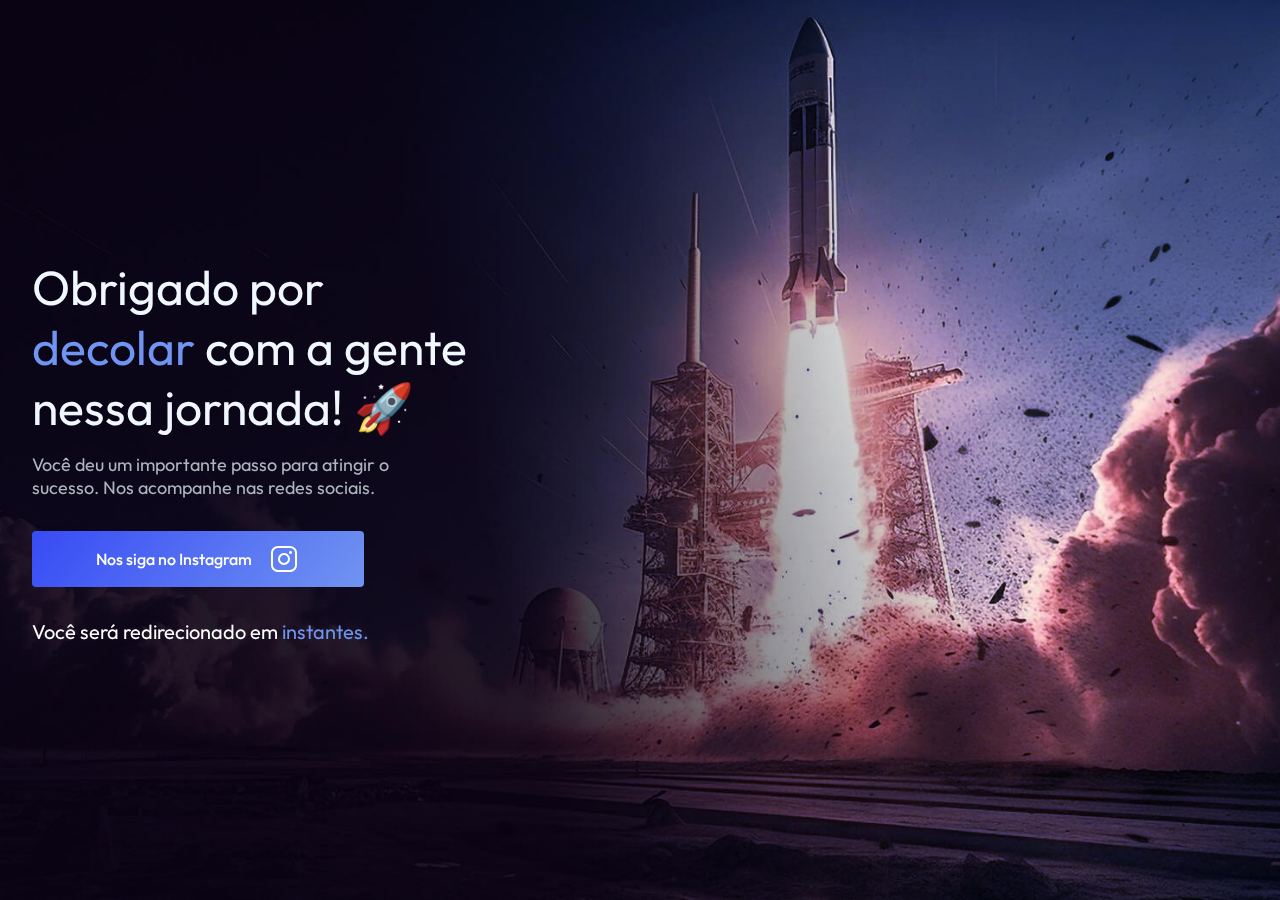
<file: thank-you.html>
<!DOCTYPE html>
<html lang="pt-BR">

<head>
  <meta charset="UTF-8">
  <meta name="viewport" content="width=device-width, initial-scale=1.0">
  <meta http-equiv="refresh" content="10; URL='https://www.instagram.com/nexus.brand/'" />
  <!-- Google Tag Manager -->
  <script defer>(function (w, d, s, l, i) {
      w[l] = w[l] || []; w[l].push({
        'gtm.start':
          new Date().getTime(), event: 'gtm.js'
      }); var f = d.getElementsByTagName(s)[0],
        j = d.createElement(s), dl = l != 'dataLayer' ? '&l=' + l : ''; j.async = true; j.src =
          'https://www.googletagmanager.com/gtm.js?id=' + i + dl; f.parentNode.insertBefore(j, f);
    })(window, document, 'script', 'dataLayer', 'GTM-N8D9GMT');</script>
  <!-- End Google Tag Manager -->
  <!--:::::::::: Primary Meta Tags ::::::::::-->
  <meta name="title" content="Obrigado por decolar com a gente nessa jornada!" />
  <meta name="description"
    content="Você deu um importante passo para atingir o sucesso. Nos acompanhe nas redes sociais." />
  <!--:::::::::: Open Graph / Facebook ::::::::::-->
  <meta property="og:type" content="website" />
  <meta property="og:url" content="https://metatags.io" />
  <meta property="og:title" content="Obrigado por decolar com a gente nessa jornada!" />
  <meta property="og:description"
    content="Você deu um importante passo para atingir o sucesso. Nos acompanhe nas redes sociais." />
  <meta property="og:image" content="https://metatags.io/images/meta-tags.png" />
  <!--:::::::::: Twitter ::::::::::-->
  <meta property="twitter:card" content="summary_large_image" />
  <meta property="twitter:url" content="https://metatags.io" />
  <meta property="twitter:title" content="Obrigado por decolar com a gente nessa jornada!" />
  <meta property="twitter:description"
    content="Você deu um importante passo para atingir o sucesso. Nos acompanhe nas redes sociais." />
  <meta property="twitter:image" content="https://metatags.io/images/meta-tags.png" />
  <!--:::::::::: TITLE ::::::::::-->
  <title>Obrigado pela preferência | Nexus Brand</title>
  <!--:::::::::: FAVICON ::::::::::-->
  <link rel="shortcut icon" href="./assets/icons/favicon-light.svg" type="image/x-icon">
  <!--:::::::::: STYLE CSS ::::::::::-->
  <link rel="stylesheet" href="./assets/css/style-minify.css">
  <!--:::::::::: ANIMATE CSS ::::::::::-->
  <link href="https://unpkg.com/aos@2.3.1/dist/aos.css" rel="stylesheet">
</head>

<body>

  <main class="obg">
    <div class="content container" data-aos="zoom-out-right">
      <h1>
        Obrigado por <span>decolar</span> com a gente nessa jornada! 🚀
      </h1>
      <p>
        Você deu um importante passo para atingir o sucesso. Nos acompanhe nas redes sociais.
      </p>
      <a class="cta" href="https://www.instagram.com/nexus.brand/">
        <span>Nos siga no Instagram</span>
        <img src="./assets/icons/instagram.svg" alt="Ícone do Instagram">
      </a>
      <span>Você será redirecionado em <span class="counter">instantes.</span></span>
    </div>
  </main>
  <script src="https://unpkg.com/aos@2.3.1/dist/aos.js"></script>
  <script src="./assets/js/script.js"></script>
</body>

</html>
</file>
<file: assets/css/style-minify.css>
@import url(https://fonts.googleapis.com/css2?family=Oxanium:wght@500&display=swap);@import url(https://fonts.googleapis.com/css2?family=Outfit:wght@400;500&display=swap);*{margin:0;padding:0;box-sizing:border-box;font-family:"Outfit",sans-serif}a{text-decoration:none}li{list-style:none}img{display:block}html,body{scroll-behavior:smooth;scroll-padding-top:50%;overflow-x:hidden}body::-webkit-scrollbar,.popup-content::-webkit-scrollbar{width:.6rem}body::-webkit-scrollbar-track,.popup-content::-webkit-scrollbar-track{background:var(--bgTextWhite)}body::-webkit-scrollbar-thumb,.popup-content::-webkit-scrollbar-thumb{background-color:var(--grayLight);border-radius:1rem;-webkit-border-radius:1rem;-moz-border-radius:1rem;-ms-border-radius:1rem;-o-border-radius:1rem}:root{--accentMain:#384bf5;--accentLight:#7094f1;--bgTextDark:#030513;--bgTextMain:#0a0f34;--bgTextLight:#f0f7ff;--bgTextWhite:#fff;--grayMain:#495057;--grayLight:#adb5bd}.container{max-width:1216px;width:100%;margin-left:auto;margin-right:auto}.title .top{display:flex;align-items:center;gap:.5rem}.title .top img{max-width:3rem;width:100%}.title .top span{display:block}.title h2{font-size:2rem;font-weight:500;color:var(--bgTextMain);max-width:28rem}.tag{font-family:"Oxanium",cursive;font-size:.875rem;font-weight:500;text-transform:uppercase;letter-spacing:2px;background-image:linear-gradient(to right,var(--accentMain) 0%,var(--accentLight) 100%);max-width:fit-content;background-clip:text;-webkit-background-clip:text;color:transparent;-webkit-text-fill-color:transparent}.cta{display:flex;align-items:center;gap:1rem;max-width:fit-content;min-height:3.5rem;font-size:1rem;font-weight:500;background:linear-gradient(130deg,var(--accentMain) 0%,var(--accentLight) 100%);color:var(--bgTextWhite);padding:0rem 4rem;border-radius:4px;-webkit-border-radius:4px;-moz-border-radius:4px;-ms-border-radius:4px;-o-border-radius:4px;transition:all 0.2s ease-out;-webkit-transition:all 0.2s ease-out;-moz-transition:all 0.2s ease-out;-ms-transition:all 0.2s ease-out;-o-transition:all 0.2s ease-out}.cta:hover{transform:scale(.95);-webkit-transform:scale(.95);-moz-transform:scale(.95);-ms-transform:scale(.95);-o-transform:scale(.95)}.hero{display:flex;align-items:center;background:url(../imagens/bg-hero.jpg);background-color:var(--bgTextMain);background-position:center top;background-repeat:no-repeat;background-size:cover;background-attachment:fixed;padding:5rem 0;min-height:100vh;height:fit-content}.hero .content .headline{display:flex;flex-direction:column;max-width:30rem}.hero .content .headline img{max-width:6rem;width:100%;margin-bottom:2rem}.hero .content .headline h1{font-size:2.5rem;font-weight:400;color:var(--bgTextWhite);line-height:1.3}.hero .content .headline h1>span{background-image:linear-gradient(to right,var(--accentMain) -40%,var(--accentLight) 80%);background-clip:text;-webkit-background-clip:text;color:transparent;-webkit-text-fill-color:transparent}.hero .content .headline p{font-size:1.125rem;font-weight:400;line-height:1.5;max-width:none;color:var(--grayLight);margin:1rem 0 2rem 0}.hero .content .headline p>span{font-weight:600;background-image:linear-gradient(to right,var(--accentMain) -40%,var(--accentLight) 80%);background-clip:text;-webkit-background-clip:text;color:transparent;-webkit-text-fill-color:transparent}.hero .content .headline .cta span,.hero .content .headline .cta img{display:block}.hero .content .headline .cta img{max-width:1.25rem;margin-top:auto;margin-bottom:auto}.hero .content .arrow-down{margin:2rem auto 0 auto;max-width:1rem}.info{position:relative;padding:2rem 0;background-color:var(--bgTextWhite)}.info::before{content:"";display:block;background:url(../imagens/line-separator.svg);background-position-x:center;height:2px;max-width:1140px;width:100%;position:absolute;top:0;left:50%;transform:translateX(-50%);-webkit-transform:translateX(-50%);-moz-transform:translateX(-50%);-ms-transform:translateX(-50%);-o-transform:translateX(-50%)}.info::after{content:"";display:block;background:url(../imagens/line-separator.svg);background-position-x:center;height:2px;max-width:1140px;width:100%;position:absolute;bottom:0;left:50%;transform:translateX(-50%);-webkit-transform:translateX(-50%);-moz-transform:translateX(-50%);-ms-transform:translateX(-50%);-o-transform:translateX(-50%)}.info ul{display:flex;justify-content:space-evenly;align-items:center;gap:2rem}.info ul li{font-family:"Oxanium",cursive;font-size:.875rem;font-weight:400;text-transform:uppercase;letter-spacing:2px;color:var(--grayMain)}.advantage{padding:7.5rem 0;background:var(--bgTextWhite)}.advantage .card-advantage{display:flex;flex-wrap:wrap;justify-content:space-between;gap:3rem 1rem;margin-top:4rem}.advantage .card-advantage .item{max-width:20.3125rem;padding:2rem;background:linear-gradient(130deg,var(--bgTextMain) 30%,var(--bgTextDark) 100%);border-radius:4px;box-shadow:4px 4px 32px 0 rgba(3,5,19,.5)}.advantage .card-advantage .item img{margin-top:-3.5rem;margin-bottom:1rem;padding:.5rem;background:linear-gradient(130deg,var(--accentMain) 0%,var(--accentLight) 100%);border-radius:4px;-webkit-border-radius:4px;-moz-border-radius:4px;-ms-border-radius:4px;-o-border-radius:4px}.advantage .card-advantage .item h3{font-size:1.125rem;font-weight:500;color:var(--bgTextLight);margin-bottom:.875rem}.advantage .card-advantage .item p{font-size:1rem;font-weight:400;line-height:1.4;color:var(--grayLight)}.portfolio{padding:7.5rem 0;background-color:var(--bgTextLight)}.portfolio .projects{display:flex;flex-wrap:wrap;justify-content:space-between;gap:2rem}.portfolio .projects .item{display:block;background:transparent;text-align:start;height:100%;max-width:28.75rem;width:100%;border:0;outline:none;cursor:pointer;transition:all 0.2s ease-out;-webkit-transition:all 0.2s ease-out;-moz-transition:all 0.2s ease-out;-ms-transition:all 0.2s ease-out;-o-transition:all 0.2s ease-out}.portfolio .projects .item:hover{transform:scale(.98);-webkit-transform:scale(.98);-moz-transform:scale(.98);-ms-transform:scale(.98);-o-transform:scale(.98)}.portfolio .projects .item:nth-child(odd){margin-top:5rem}.portfolio .projects .item img{width:100%;border-radius:4px;-webkit-border-radius:4px;-moz-border-radius:4px;-ms-border-radius:4px;-o-border-radius:4px;box-shadow:2px 4px 1rem #1111113f}.portfolio .projects .item .id-except{display:flex;flex-direction:column;gap:.5rem;margin-top:1rem}.portfolio .projects .item .id-except h3{font-size:1.25rem;font-weight:500;color:var(--bgTextMain)}.portfolio .projects .item .id-except span{display:block;font-size:1rem;font-weight:400;color:var(--grayMain)}.portfolio .cta{margin:4rem auto 0 auto}.popup-wrapper{display:none;justify-content:center;align-items:center;background:rgba(0,0,0,.8);position:fixed;top:0;left:0;right:0;bottom:0;width:100vw;height:100vh;z-index:10}.popup-wrapper .popup{position:relative;height:90%;max-width:1000px;width:90%}.popup-wrapper .popup .popup-close{position:absolute;top:-1rem;right:-5rem;background-color:transparent;border:0;outline:0;padding:1rem;cursor:pointer}.popup-wrapper .popup .popup-close img{width:3rem}.popup-wrapper .popup-content{max-height:100%;width:auto;overflow-y:scroll;border-radius:4px;-webkit-border-radius:4px;-moz-border-radius:4px;-ms-border-radius:4px;-o-border-radius:4px}.popup-wrapper .popup-content img{background-position-y:top;width:100%;height:auto}.services{padding:7.5rem 0;background-color:var(--bgTextWhite)}.services .content{display:flex;margin-top:4rem;gap:2rem}.services .content .leftside{flex:1}.services .content .leftside img{width:100%;max-width:23.875rem}.services .content .rightside{flex:1;display:flex;flex-direction:column;gap:2rem}.services .content .rightside .item{display:flex;align-items:center;gap:1rem;width:100%;background:linear-gradient(130deg,var(--bgTextMain) 0%,var(--bgTextDark) 100%);padding:2rem;border-radius:4px;-webkit-border-radius:4px;-moz-border-radius:4px;-ms-border-radius:4px;-o-border-radius:4px;box-shadow:4px 4px 32px 0 rgba(3,5,19,.5)}.services .content .rightside .item .icon{display:flex;justify-content:center;align-items:center;height:4.5rem;width:4.5rem;margin-left:-4.5rem;aspect-ratio:1/1;background:linear-gradient(130deg,var(--accentMain) 0%,var(--accentLight) 100%);border-radius:4px;-webkit-border-radius:4px;-moz-border-radius:4px;-ms-border-radius:4px;-o-border-radius:4px}.services .content .rightside .item .icon img{height:2.25rem;width:auto}.services .content .rightside .item .description{display:flex;flex-direction:column;gap:1rem}.services .content .rightside .item .description h3{font-size:1.25rem;font-weight:500;color:var(--bgTextLight)}.services .content .rightside .item .description p{font-size:1rem;font-weight:400;line-height:1.4;color:var(--grayLight)}.services .cta{margin:2rem auto 0 auto}.cta-final{position:relative;padding:5rem 0;background:linear-gradient(130deg,var(--bgTextMain) 0%,var(--bgTextDark) 100%)}.cta-final::before{content:"";display:block;background:url(../icons/arrow-down-2.svg);background-repeat:no-repeat;background-position-x:center;height:100%;width:100%;position:absolute;top:-1px;left:50%;transform:translateX(-50%);-webkit-transform:translateX(-50%);-moz-transform:translateX(-50%);-ms-transform:translateX(-50%);-o-transform:translateX(-50%)}.cta-final .title{display:flex;justify-content:center;align-items:center}.cta-final .title h2{font-weight:400;text-align:center;color:var(--bgTextLight);max-width:31.25rem}.cta-final .title h2>span{font-weight:500;background-image:linear-gradient(to right,var(--accentMain) -40%,var(--accentLight) 80%);background-clip:text;-webkit-background-clip:text;color:transparent;-webkit-text-fill-color:transparent}.cta-final p{font-size:1rem;font-weight:400;color:var(--grayLight);line-height:1.4;text-align:center;margin:1rem auto 2rem auto;max-width:29rem}.cta-final .cta{margin:0 auto}.about{padding:7.5rem 0;background-color:var(--bgTextWhite)}.about .container{display:flex;flex-direction:column;gap:2rem}.about .content{display:flex}.about .content .leftside{flex:1;display:flex;justify-content:flex-start;align-items:center}.about .content .leftside img{width:80%}.about .content .rightside{flex:1;display:flex;flex-direction:column;justify-content:center;gap:1rem}.about .content .rightside p{font-size:1rem;font-weight:400;color:var(--grayMain)}.about .content .rightside p>span{font-weight:600;background-image:linear-gradient(to right,var(--accentMain) -40%,var(--accentLight) 80%);background-clip:text;-webkit-background-clip:text;color:transparent;-webkit-text-fill-color:transparent}.about .content .rightside .cta{margin-top:1rem}.faq{padding:7.5rem 0;background-color:var(--bgTextLight)}.faq .container{display:flex}.faq .leftside{flex:1;display:flex;flex-direction:column;gap:2rem}.faq .leftside .img-ask{max-width:24rem;width:100%;margin:auto auto auto 0}.faq .rightside{flex:1;display:flex;flex-direction:column;gap:2rem}.faq .rightside .item{width:100%;background:linear-gradient(130deg,var(--bgTextMain) 0%,var(--bgTextDark) 100%);border-radius:4px;-webkit-border-radius:4px;-moz-border-radius:4px;-ms-border-radius:4px;-o-border-radius:4px;box-shadow:4px 4px 32px 0 rgba(3,5,19,.5)}.faq .rightside .item summary{display:flex;justify-content:space-between;align-items:center;gap:1rem;font-size:1rem;font-weight:500;color:var(--bgTextWhite);padding:1.5rem 2rem;list-style:none;cursor:pointer}.faq .rightside .item summary::-webkit-details-marker{display:none}.faq .rightside .item summary * span{display:block}.faq .rightside .item summary .caret-down{transition:0.2s ease;-webkit-transition:0.2s ease;-moz-transition:0.2s ease;-ms-transition:0.2s ease;-o-transition:0.2s ease}.faq .rightside .item[open] summary .caret-down{transform:rotate(180deg);transition:0.2s ease;-webkit-transition:0.2s ease;-moz-transition:0.2s ease;-ms-transition:0.2s ease;-o-transition:0.2s ease}.faq .rightside .item p{font-size:1rem;font-weight:400;line-height:1.5;color:var(--grayLight);padding:1.5rem 2rem;border-top:1px solid var(--grayLight)}.faq .rightside .item ul{font-size:1rem;font-weight:400;line-height:1.5;color:var(--grayLight);margin-top:-1rem;padding:0 2rem 1.5rem 3rem;border-top:0}.faq .rightside .item ul li{list-style:circle}.footer{padding:2rem 0;background:linear-gradient(130deg,var(--bgTextMain) 0%,var(--bgTextDark) 100%)}.footer .container{display:flex;justify-content:space-between;align-items:center}.footer .copy{display:flex;align-items:center;gap:.5rem}.footer .copy img{max-width:6rem;width:100%}.footer .copy span{display:block;font-size:.875rem;font-weight:400;color:var(--grayLight);margin-top:.5rem}.footer .socials{display:flex;align-items:center;gap:2rem}.footer .socials a{transition:all 0.2s ease-out;-webkit-transition:all 0.2s ease-out;-moz-transition:all 0.2s ease-out;-ms-transition:all 0.2s ease-out;-o-transition:all 0.2s ease-out}.footer .socials a:hover{transform:scale(.9);-webkit-transform:scale(.9);-moz-transform:scale(.9);-ms-transform:scale(.9);-o-transform:scale(.9)}.footer .socials img{max-width:2.25rem;background:transparent;padding:4px;border-radius:4px;-webkit-border-radius:4px;-moz-border-radius:4px;-ms-border-radius:4px;-o-border-radius:4px}.bg-404{display:flex;justify-content:flex-start;align-items:center;min-height:100vh;width:100%;background:url(../imagens/bg-404.jpg) no-repeat center top/cover}.bg-404 .container{padding-left:1.25rem;padding-right:1.25rem}.bg-404 .container .mensage-ops{max-width:22rem}.bg-404 .container .mensage-ops>img{max-width:5rem;margin-bottom:.5rem}.bg-404 .container .mensage-ops h1{font-size:3rem;font-weight:400;color:var(--bgTextWhite);line-height:1.2}.bg-404 .container .mensage-ops h1>span{display:block;color:var(--accentLight)}.bg-404 .container .mensage-ops p{font-size:1rem;font-weight:400;color:var(--grayLight);margin:1rem 0}.bg-404 .container .mensage-ops .cta{min-height:3rem}.obg{display:flex;justify-content:flex-start;align-items:center;min-height:100vh;width:100%;background:url(../imagens/bg-tankyou.jpg) top center/cover}.obg .content{display:flex;flex-direction:column;justify-content:center;align-items:flex-start}.obg .content h1{font-size:3rem;font-weight:400;color:var(--bgTextLight);max-width:28.5rem;margin-bottom:1rem}.obg .content h1>span{color:var(--accentLight)}.obg .content p{font-size:1.125rem;font-weight:400;color:var(--grayLight);max-width:24.375rem;margin-bottom:2rem}.obg .content>span{font-size:1.25rem;font-weight:400;color:var(--bgTextWhite);margin-top:2rem}.obg .content>span>.counter{color:var(--accentLight)}@media (max-width:1200px){.hero,.info,.advantage,.services,.portfolio,.faq,.cta-final,.about,.footer,.obg{padding-inline:1.5rem}.popup-wrapper .popup .popup-close{top:0rem;right:0rem}}@media (max-width:1068px){.advantage .card-advantage{justify-content:center;gap:4rem 2rem}}@media (max-width:1000px){.hero .content .headline h1>span{display:block}.hero .content .headline p{max-width:none}.hero .content .arrow-down{margin-top:1.5rem}.portfolio .projects{flex-direction:column;align-items:center;gap:4rem;margin-top:4rem}.portfolio .projects .item:nth-child(odd){margin-top:0}.portfolio .projects .item .id-except{margin-top:.5rem}}@media (max-width:920px){.hero{align-items:center;background:url(../imagens/bg-hero-mobile.png);background-color:var(--bgTextMain);background-position:center top;background-repeat:no-repeat;background-size:cover;padding-top:30vh;padding-bottom:3rem;height:fit-content}.hero .headline{align-items:center;margin:0 auto;text-align:center}.hero .content .headline>img{margin-left:auto;margin-right:auto}.hero .headline .cta{margin-left:auto;margin-right:auto}.bg-404 .container .mensage-ops h1{font-size:2rem}}@media (max-width:768px){.hero .content .headline img{max-width:5rem}.advantage .card-advantage .item{max-width:none;width:100%}.services .content{flex-direction:column;gap:0}.services .content .leftside{display:flex;justify-content:center;align-items:flex-start}.services .content .rightside{gap:4rem}.services .content .rightside .item{position:relative}.services .content .rightside .item .icon{position:absolute;top:-3rem;left:6.25rem}.faq .container{flex-direction:column}.faq .leftside{gap:1rem}.faq .leftside>img{position:relative;transform:translateX(-49%);left:50%}.about .content{flex-direction:column}.about .content .leftside{justify-content:center}.about .content .leftside img{width:80%}.about .content .rightside .cta{margin-left:auto;margin-right:auto}.footer .container{flex-direction:column-reverse;gap:2rem}.bg-404{background:url(../imagens/bg-404-mobile.jpg) no-repeat center top/cover}.bg-404 .container{display:flex;justify-content:center}.bg-404 .container .mensage-ops{max-width:30rem}.bg-404 .container .mensage-ops .cta{max-width:none;justify-content:center}.obg{background-position-x:left}.obg .content h1{font-size:2rem}.obg .content>span{font-size:1rem}}@media (max-width:600px){.title h2{font-size:1.625rem}.hero .content .headline>img{margin-left:0}.hero .content .headline{max-width:none;text-align:start}.hero .content .headline h1{font-size:2rem;line-height:1.2}.hero .content .headline h1>span{display:inline}.hero .content .headline p{font-size:1rem;line-height:1.3;margin-bottom:1.5rem}.cta,.about .content .rightside .cta{max-width:none;width:100%;justify-content:center}.info ul{flex-direction:column;gap:1rem}.info ul li{display:block;width:70%;text-align:center}.info ul li:nth-child(2)::before{content:"";display:block;width:100%;margin-bottom:1rem;height:2px;background:linear-gradient(90deg,transparent 0%,var(--grayLight) 50%,transparent 100%)}.info ul li:nth-child(2)::after{content:"";display:block;width:100%;margin-top:1rem;height:2px;background:linear-gradient(90deg,transparent 0%,var(--grayLight) 50%,transparent 100%)}.advantage .card-advantage .item img{margin-top:-3.5rem;max-width:2.5rem}.services .content .leftside img,.faq .leftside .img-ask,.about .content .leftside img{max-width:17rem}.services .content .rightside .item .icon{top:-1.3rem;height:2.5rem;width:2.5rem}.services .content .rightside .item .icon img{height:1.4rem}.faq .rightside .item summary{padding-top:1rem;padding-bottom:1rem}.popup-wrapper .popup{height:80%}.popup-wrapper .popup .popup-close img{width:2rem}.obg .content a.cta{width:fit-content}}@media (max-width:500px){.hero{padding-top:25vh}.hero .content .arrow-down{max-width:1.125rem}.bg-404 .container .mensage-ops{max-width:none}.obg .content a.cta{width:100%}}@media (max-width:400px){.title h2{font-size:1.5rem}.hero .content .headline img{max-width:5.5rem}.hero .content .headline h1{font-size:1.625rem}.cta{padding-left:0;padding-right:0}.footer .copy{flex-direction:column;gap:1rem}}body{-webkit-touch-callout:none;-webkit-user-select:none;-khtml-user-select:none;-moz-user-select:none;-ms-user-select:none;user-select:none}input,textarea{-webkit-touch-callout:initial;-webkit-user-select:text;-khtml-user-select:text;-moz-user-select:text;-ms-user-select:text;user-select:text}[contenteditable="true"]{-webkit-touch-callout:initial;-webkit-user-select:all;-khtml-user-select:all;-moz-user-select:all;-ms-user-select:all;user-select:all}
</file>
